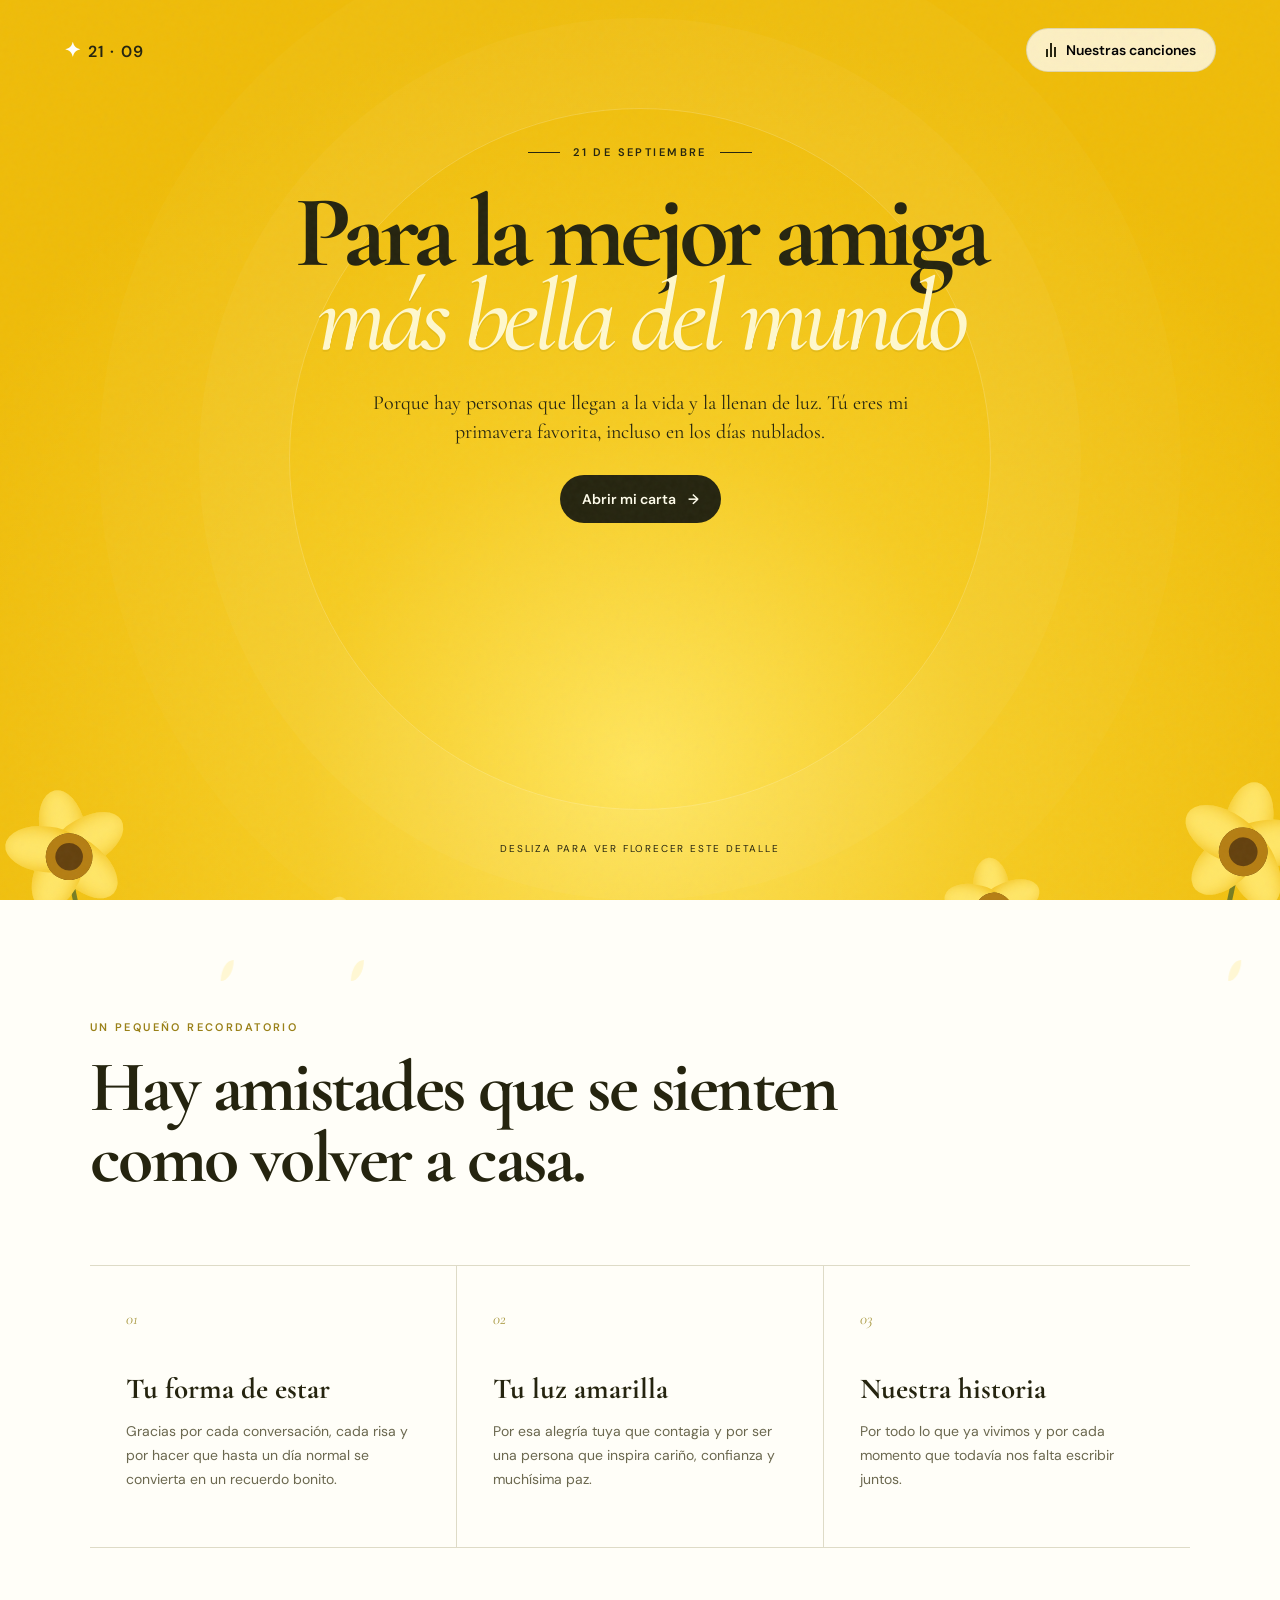
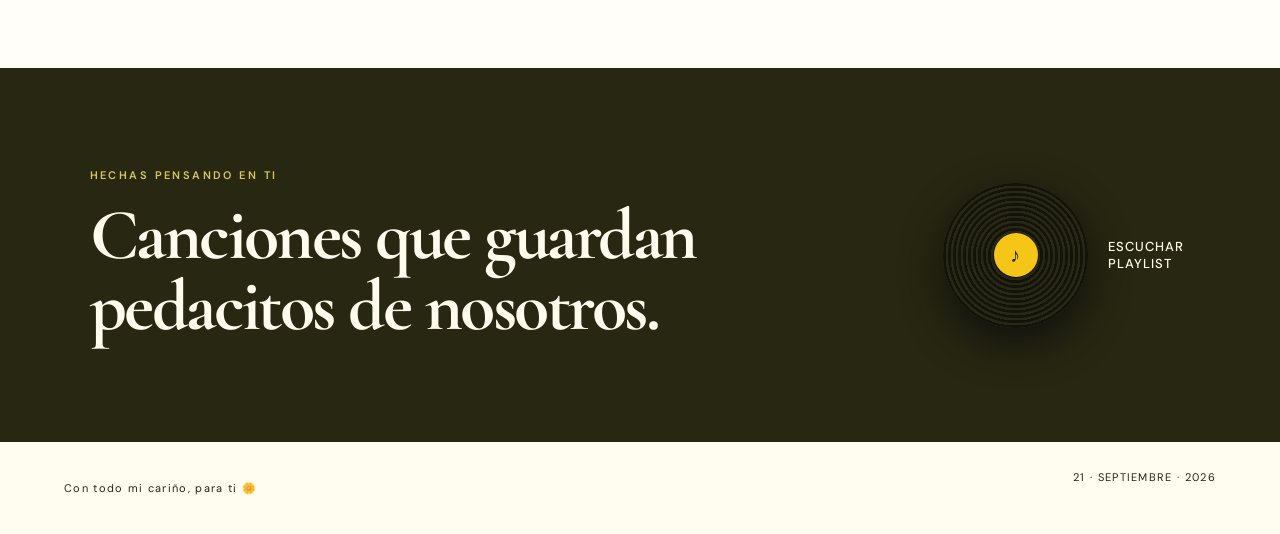
<file: index.html>
<!doctype html>
<html lang="es">
<head>
  <meta charset="UTF-8" />
  <meta name="viewport" content="width=device-width, initial-scale=1.0" />
  <meta name="theme-color" content="#f6c90e" />
  <meta name="description" content="Flores amarillas y canciones para la mejor amiga más bella del mundo." />
  <title>Flores para la mejor amiga más bella del mundo</title>
  <link rel="preconnect" href="https://fonts.googleapis.com">
  <link rel="preconnect" href="https://fonts.gstatic.com" crossorigin>
  <link href="https://fonts.googleapis.com/css2?family=Cormorant+Garamond:ital,wght@0,500;0,600;1,600&family=DM+Sans:wght@400;500;600&display=swap" rel="stylesheet">
  <link rel="stylesheet" href="styles.css" />
  <link rel="stylesheet" href="fix.css" />
</head>
<body>
  <div class="grain"></div>
  <div class="petals" id="petals" aria-hidden="true"></div>
  <header class="nav">
    <a class="brand" href="#inicio" aria-label="Inicio"><span>✦</span> 21 · 09</a>
    <button class="music-pill" id="openMusic" type="button"><span class="bars"><i></i><i></i><i></i></span> Nuestras canciones</button>
  </header>

  <main id="inicio">
    <section class="hero">
      <div class="eyebrow"><span></span> 21 de septiembre <span></span></div>
      <h1>Para la mejor amiga<br><em>más bella del mundo</em></h1>
      <p class="intro">Porque hay personas que llegan a la vida y la llenan de luz. Tú eres mi primavera favorita, incluso en los días nublados.</p>
      <a class="letter-btn" id="openLetter" href="carta.html">Abrir mi carta <span>→</span></a>
      <p class="hint">Desliza para ver florecer este detalle</p>
      <div class="garden" aria-hidden="true">
        <div class="flower f1"><b></b><b></b><b></b><b></b><b></b><i></i></div>
        <div class="flower f2"><b></b><b></b><b></b><b></b><b></b><i></i></div>
        <div class="flower f3"><b></b><b></b><b></b><b></b><b></b><i></i></div>
        <div class="flower f4"><b></b><b></b><b></b><b></b><b></b><i></i></div>
        <div class="flower f5"><b></b><b></b><b></b><b></b><b></b><i></i></div>
      </div>
    </section>

    <section class="reasons">
      <p class="section-kicker">Un pequeño recordatorio</p>
      <h2>Hay amistades que se sienten<br>como volver a casa.</h2>
      <div class="reason-grid">
        <article><span>01</span><h3>Tu forma de estar</h3><p>Gracias por cada conversación, cada risa y por hacer que hasta un día normal se convierta en un recuerdo bonito.</p></article>
        <article><span>02</span><h3>Tu luz amarilla</h3><p>Por esa alegría tuya que contagia y por ser una persona que inspira cariño, confianza y muchísima paz.</p></article>
        <article><span>03</span><h3>Nuestra historia</h3><p>Por todo lo que ya vivimos y por cada momento que todavía nos falta escribir juntos.</p></article>
      </div>
    </section>

    <section class="music-teaser">
      <div>
        <p class="section-kicker">Hechas pensando en ti</p>
        <h2>Canciones que guardan<br>pedacitos de nosotros.</h2>
      </div>
      <button class="vinyl-button" id="openMusic2" type="button" aria-label="Abrir canciones">
        <span class="vinyl"><i>♪</i></span><span>Escuchar<br>playlist</span>
      </button>
    </section>

    <footer><p>Con todo mi cariño, para ti 🌼</p><span>21 · SEPTIEMBRE · 2026</span></footer>
  </main>

  <dialog class="letter-modal" id="letterModal">
    <button class="close" data-close="letterModal" aria-label="Cerrar">×</button>
    <div class="wax">🌼</div>
    <p class="section-kicker">Una carta para ti</p>
    <h2>Mi persona favorita,</h2>
    <p>No quería que este 21 de septiembre fuera uno más. Quería regalarte algo que pudiera recordarte, aunque fuera por unos minutos, lo especial que eres para mí.</p>
    <p>Gracias por ser esa amistad que se siente sincera, bonita y difícil de explicar con pocas palabras. Espero que estas flores amarillas te recuerden que siempre mereces cosas bonitas, días llenos de luz y razones para sonreír.</p>
    <p>Y si alguna vez olvidas lo mucho que vales, vuelve aquí. Esta página siempre va a estar floreciendo para ti.</p>
    <p class="signature">Con cariño,<br><strong>tu mejor amigo.</strong></p>
  </dialog>

  <aside class="music-drawer" id="musicDrawer" aria-hidden="true">
    <div class="drawer-head"><div><p class="section-kicker">Nuestra banda sonora</p><h2>Canciones para ti</h2></div><button class="close" id="closeMusic" aria-label="Cerrar">×</button></div>
    <p class="drawer-intro">Cada canción nació de un recuerdo, una emoción o algo que quizá no siempre sé decir en voz alta.</p>
    <div class="song-list" id="songList"></div>
    <div class="player" id="player">
      <img id="playerCover" alt="Portada de la canción" />
      <div class="player-meta"><strong id="playerTitle">Elige una canción</strong><span id="playerArtist">Hecha para ti</span><div class="progress"><i id="progressBar"></i></div></div>
      <button id="playPause" aria-label="Reproducir o pausar">▶</button>
      <audio id="audio" preload="metadata" playsinline></audio>
    </div>
  </aside>
  <div class="backdrop" id="backdrop"></div>
  <script src="script.js"></script>
</body>
</html>
</file>
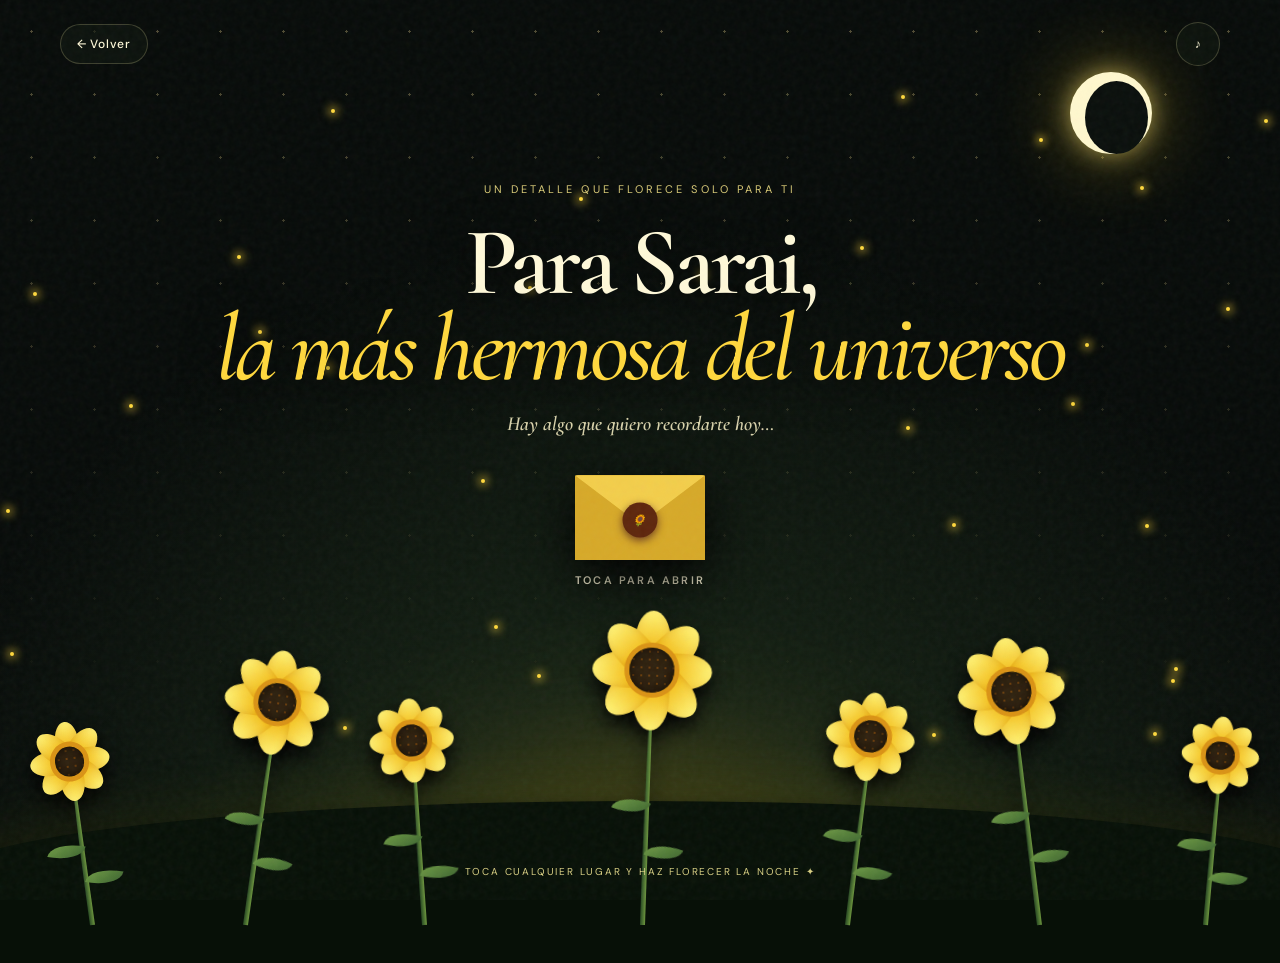
<file: carta.html>
<!doctype html>
<html lang="es">
<head>
  <meta charset="UTF-8">
  <meta name="viewport" content="width=device-width,initial-scale=1,viewport-fit=cover">
  <meta name="theme-color" content="#080b09">
  <title>Un jardín para Sarai 🌻</title>
  <link rel="preconnect" href="https://fonts.googleapis.com">
  <link rel="preconnect" href="https://fonts.gstatic.com" crossorigin>
  <link href="https://fonts.googleapis.com/css2?family=Cormorant+Garamond:ital,wght@0,500;0,600;1,600&family=DM+Sans:wght@400;500;600&display=swap" rel="stylesheet">
  <style>
    :root{--gold:#ffd83d;--amber:#ffad0a;--cream:#fff9d9;--green:#567b35;--deep:#070a08}*{box-sizing:border-box}html,body{margin:0;min-height:100%;background:var(--deep);color:var(--cream);font-family:'DM Sans',sans-serif}body{overflow:hidden}.noise{position:fixed;inset:0;z-index:50;pointer-events:none;opacity:.045;background-image:url("data:image/svg+xml,%3Csvg viewBox='0 0 180 180' xmlns='http://www.w3.org/2000/svg'%3E%3Cfilter id='n'%3E%3CfeTurbulence type='fractalNoise' baseFrequency='.8' numOctaves='3' stitchTiles='stitch'/%3E%3C/filter%3E%3Crect width='100%25' height='100%25' filter='url(%23n)'/%3E%3C/svg%3E")}.sky{position:fixed;inset:0;background:radial-gradient(circle at 50% 110%,#3b3b0e 0,#142013 25%,#070b09 65%);overflow:hidden}.sky:before{content:'';position:absolute;width:80vmax;height:80vmax;left:50%;bottom:-67vmax;translate:-50% 0;border-radius:50%;background:#ffd83d;filter:blur(70px);opacity:.12;animation:glow 5s ease-in-out infinite}.stars{position:absolute;inset:0;background-image:radial-gradient(circle,#ffe99a 1px,transparent 1.4px);background-size:63px 63px;opacity:.3;mask-image:linear-gradient(#000,transparent 82%)}.moon{position:absolute;top:8vh;right:10vw;width:82px;height:82px;border-radius:50%;background:#fff8ce;box-shadow:0 0 25px #ffe76f99,0 0 80px #ffcf2866}.moon:after{content:'';position:absolute;inset:9px 4px 0 15px;border-radius:50%;background:#0a0f0c}.fireflies{position:absolute;inset:0}.firefly{position:absolute;width:4px;height:4px;border-radius:50%;background:var(--gold);box-shadow:0 0 9px 3px #ffd83d88;animation:fly var(--d) ease-in-out infinite alternate;left:var(--x);top:var(--y);animation-delay:var(--delay)}@keyframes fly{to{translate:var(--dx) var(--dy);opacity:.15}}@keyframes glow{50%{opacity:.22;scale:1.08}}
    .topbar{position:fixed;z-index:20;left:0;top:0;width:100%;padding:22px clamp(18px,5vw,60px);display:flex;justify-content:space-between;align-items:center;opacity:0;animation:appear .8s 3.2s forwards}.back,.sound{border:1px solid #fff3ad33;background:#101710aa;color:#fff9d9;border-radius:999px;padding:11px 16px;text-decoration:none;font:500 12px 'DM Sans';letter-spacing:.06em;backdrop-filter:blur(10px);cursor:pointer}.sound{width:44px;height:44px;padding:0}.sound.playing{color:#171204;background:var(--gold);box-shadow:0 0 25px #ffd83d66}.scene{position:relative;z-index:5;width:100%;height:100svh;display:grid;place-items:center;padding:80px 20px 210px}.intro{text-align:center;transition:opacity .8s,transform .8s}.intro.hide{opacity:0;transform:translateY(-25px);pointer-events:none}.intro small{display:block;text-transform:uppercase;letter-spacing:.28em;color:#dacb77;font-size:11px;margin-bottom:24px}.intro h1{font:600 clamp(46px,8vw,96px)/.9 'Cormorant Garamond';letter-spacing:-.045em;margin:0;text-shadow:0 8px 40px #000}.intro h1 em{display:block;color:var(--gold);font-weight:500}.intro p{font:italic 600 20px 'Cormorant Garamond';color:#d8d2ab}.open-envelope{border:0;background:transparent;color:inherit;cursor:pointer;margin-top:18px;display:inline-flex;flex-direction:column;align-items:center;gap:13px;font:600 11px 'DM Sans';letter-spacing:.2em;text-transform:uppercase}.envelope{width:130px;height:85px;background:#e3ba36;position:relative;border-radius:3px;box-shadow:0 17px 50px #000;transition:.45s cubic-bezier(.2,.8,.2,1)}.envelope:before,.envelope:after{content:'';position:absolute;inset:0}.envelope:before{clip-path:polygon(0 0,50% 58%,100% 0);background:#f3ce4b;transform-origin:top;transition:.6s}.envelope:after{clip-path:polygon(0 100%,0 0,50% 58%,100% 0,100% 100%);background:#d7a928}.seal{position:absolute;z-index:2;left:50%;top:52%;translate:-50% -50%;width:35px;height:35px;border-radius:50%;display:grid;place-items:center;background:#5e260d;color:#ffc928;box-shadow:0 3px 8px #6d3d20}.open-envelope:hover .envelope{transform:translateY(-7px) rotate(-1deg);box-shadow:0 25px 60px #000}.open-envelope:hover .envelope:before{transform:rotateX(35deg)}
    .letter{position:absolute;width:min(690px,calc(100vw - 32px));max-height:calc(100svh - 155px);overflow:auto;top:50%;left:50%;translate:-50% -47%;padding:clamp(34px,6vw,70px);background:linear-gradient(145deg,#fffef0,#f6edc7);color:#292814;box-shadow:0 30px 100px #000c;opacity:0;scale:.85;pointer-events:none;transform:rotateX(10deg);transition:1s cubic-bezier(.2,.85,.2,1);scrollbar-width:thin;scrollbar-color:#b8982c transparent}.letter.show{opacity:1;scale:1;transform:none;pointer-events:auto}.letter:before{content:'';position:absolute;inset:14px;border:1px solid #caae5538;pointer-events:none}.letter .date{text-transform:uppercase;letter-spacing:.22em;font-size:10px;color:#9d801f}.letter h2{font:600 clamp(40px,7vw,68px)/.9 'Cormorant Garamond';margin:18px 0 25px;letter-spacing:-.035em}.letter p{font:500 clamp(18px,2.3vw,21px)/1.6 'Cormorant Garamond';margin:0 0 18px}.letter p.reveal{opacity:0;transform:translateY(15px)}.letter.show p.reveal{animation:linein .8s forwards;animation-delay:var(--delay)}.signature{font-style:italic;font-size:24px!important;margin-top:28px!important}.signature strong{color:#a57a00}.tiny-flower{position:absolute;right:28px;top:26px;font-size:34px;filter:drop-shadow(0 3px 5px #8b650055)}@keyframes linein{to{opacity:1;transform:none}}
    .garden{position:absolute;z-index:7;left:0;right:0;bottom:0;height:33vh;min-height:215px;pointer-events:none;filter:drop-shadow(0 10px 10px #000)}.stem{position:absolute;bottom:-25px;left:var(--left);width:5px;height:var(--height);border-radius:100% 0 0;background:linear-gradient(90deg,#294a24,#6d963e);transform-origin:bottom;transform:rotate(var(--rotate)) scaleY(0);animation:growStem 1.5s var(--delay) cubic-bezier(.2,.75,.3,1) forwards}.stem:before,.stem:after{content:'';position:absolute;width:36px;height:17px;background:linear-gradient(135deg,#77a448,#345b2c);border-radius:100% 0 100% 0;top:52%;left:-32px;transform:rotate(18deg) scale(0);transform-origin:right;animation:leaf .7s calc(var(--delay) + .8s) forwards}.stem:after{top:70%;left:2px;transform:scaleX(-1) rotate(18deg) scale(0)}.bloom{position:absolute;width:var(--size);height:var(--size);left:50%;top:0;translate:-50% -50%;scale:0;animation:bloom 1.2s calc(var(--delay) + 1s) cubic-bezier(.1,.8,.25,1.25) forwards}.petal{position:absolute;width:34%;height:57%;left:33%;top:-7%;border-radius:60% 60% 45% 45%;background:linear-gradient(#fff477,#f2b811 70%,#cf8310);transform-origin:50% 100%;transform:rotate(calc(var(--i)*45deg));box-shadow:inset 0 -5px 8px #bd6b0755}.center{position:absolute;width:42%;height:42%;left:29%;top:29%;border-radius:50%;background:radial-gradient(circle,#d2961b 0 9%,#6d3f0d 12% 20%,#2f210f 23%);background-size:8px 8px;box-shadow:inset 0 0 12px #120b04,0 0 0 5px #da9315}.stem:nth-child(even) .bloom{animation-name:bloom,sway;animation-duration:1.2s,5s;animation-delay:calc(var(--delay) + 1s),calc(var(--delay) + 2.2s);animation-iteration-count:1,infinite}.ground{position:absolute;bottom:-7vh;left:-5%;width:110%;height:18vh;border-radius:50% 50% 0 0;background:#071007;box-shadow:0 -15px 50px #4c551231}@keyframes growStem{to{transform:rotate(var(--rotate)) scaleY(1)}}@keyframes bloom{to{scale:1}}@keyframes leaf{to{transform:rotate(18deg) scale(1)}}@keyframes sway{50%{rotate:5deg;translate:-48% -50%}}@keyframes appear{to{opacity:1}}
    .hint{position:fixed;z-index:12;bottom:22px;left:50%;translate:-50%;white-space:nowrap;text-transform:uppercase;letter-spacing:.18em;font-size:10px;color:#d8cf83;opacity:0;animation:appear 1s 4s forwards}.burst{position:fixed;z-index:40;pointer-events:none;width:8px;height:8px;border-radius:50%;background:var(--gold);left:var(--x);top:var(--y);box-shadow:0 0 12px var(--gold);animation:burst 1.4s ease-out forwards}@keyframes burst{to{translate:var(--dx) var(--dy);scale:0;opacity:0}}
    @media(max-width:600px){.scene{padding-bottom:180px}.moon{width:58px;height:58px;right:7vw}.intro h1{font-size:54px}.letter{padding:46px 30px;max-height:calc(100svh - 140px)}.letter h2{font-size:43px}.letter p{font-size:18px}.garden{height:25vh}.stem:nth-child(2n){display:none}.hint{bottom:12px}.topbar{padding:15px}}
    /* Ritmo pausado para que cada parte de la sorpresa pueda apreciarse. */
    .intro{transition-duration:1.25s}
    .letter{transition-duration:1.65s}
    .letter.show p.reveal{animation-duration:1.25s}
    .stem{animation-duration:2.8s}
    .bloom{animation-duration:2.1s}
    .stem:nth-child(even) .bloom{animation-duration:2.1s,7s}
    .burst{animation-duration:2s}
    @media(prefers-reduced-motion:reduce){*,*:before,*:after{animation-duration:.01ms!important;animation-delay:0ms!important;transition-duration:.01ms!important}}
  </style>
</head>
<body>
  <div class="noise"></div>
  <div class="sky"><div class="stars"></div><div class="moon"></div><div class="fireflies" id="fireflies"></div></div>
  <nav class="topbar"><a class="back" href="index.html">← Volver</a><button class="sound" id="sound" aria-label="Reproducir música">♪</button></nav>
  <main class="scene">
    <section class="intro" id="intro">
      <small>Un detalle que florece solo para ti</small>
      <h1>Para Sarai,<em>la más hermosa del universo</em></h1>
      <p>Hay algo que quiero recordarte hoy…</p>
      <button class="open-envelope" id="openEnvelope"><span class="envelope"><i class="seal">🌻</i></span><span>Toca para abrir</span></button>
    </section>
    <article class="letter" id="letter">
      <span class="tiny-flower">🌻</span><span class="date">21 de septiembre · para siempre</span>
      <h2>Mi querida Sarai,</h2>
      <p class="reveal" style="--delay:.9s">Hoy no quería regalarte solamente flores amarillas. Quería regalarte un lugar al que pudieras volver cada vez que necesitaras recordar lo especial que eres.</p>
      <p class="reveal" style="--delay:1.9s">Desde que la vida volvió a cruzar nuestros caminos, cada conversación, cada risa y cada momento contigo se convirtió en una parte bonita de mi historia.</p>
      <p class="reveal" style="--delay:2.9s">Estas flores representan toda la luz que llevas contigo: esa forma tuya de alegrar un día normal, de escuchar, de estar y de hacerme sentir afortunado por poder llamarte mi mejor amiga.</p>
      <p class="reveal" style="--delay:3.9s">Deseo que nunca dudes de lo maravillosa que eres. Mereces un jardín entero de cosas bonitas, sueños cumplidos y sonrisas sinceras.</p>
      <p class="reveal signature" style="--delay:4.9s">Para la mejor amiga más bella del mundo.<br><strong>Con todo mi cariño, Jesús.</strong></p>
    </article>
  </main>
  <div class="garden" id="garden"><div class="ground"></div></div>
  <div class="hint" id="hint">Toca cualquier lugar y haz florecer la noche ✦</div>
  <audio id="song" loop preload="none"><source src="https://github.com/YisusCraiz/21-Septiembre-bbfo/blob/04386505ca852b760e9faff7a5df9cb9d12b7798/Morat%2C%20Juanes%20-%20Besos%20en%20Guerra%20%5BLetra%5D..mp3" type="audio/mpeg"></audio>
  <script>
    const garden=document.querySelector('#garden'),audio=document.querySelector('#song'),sound=document.querySelector('#sound');
    const petals=()=>Array.from({length:8},(_,i)=>`<i class="petal" style="--i:${i}"></i>`).join('');
    [
      ['7%',165,'-8deg','70px','.3s'],['19%',225,'8deg','92px','1s'],['33%',185,'-4deg','74px','.65s'],['50%',255,'2deg','105px','.1s'],['66%',190,'7deg','78px','.75s'],['81%',235,'-7deg','94px','1.15s'],['94%',170,'5deg','68px','.45s']
    ].forEach(([left,height,rotate,size,delay])=>garden.insertAdjacentHTML('beforeend',`<div class="stem" style="--left:${left};--height:${height}px;--rotate:${rotate};--size:${size};--delay:${delay}"><div class="bloom">${petals()}<i class="center"></i></div></div>`));
    for(let i=0;i<34;i++){const f=document.createElement('i');f.className='firefly';f.style.cssText=`--x:${Math.random()*100}%;--y:${10+Math.random()*72}%;--dx:${Math.random()*120-60}px;--dy:${Math.random()*100-50}px;--d:${2.5+Math.random()*4}s;--delay:${-Math.random()*5}s`;document.querySelector('#fireflies').append(f)}
    function toggleSound(){if(audio.paused){audio.play().then(()=>sound.classList.add('playing')).catch(()=>{});sound.textContent='Ⅱ'}else{audio.pause();sound.classList.remove('playing');sound.textContent='♪'}}
    sound.onclick=toggleSound;
    document.querySelector('#openEnvelope').onclick=()=>{document.querySelector('#intro').classList.add('hide');setTimeout(()=>document.querySelector('#letter').classList.add('show'),1050);if(audio.paused)toggleSound();celebrate(innerWidth/2,innerHeight/2)};
    function celebrate(x,y){for(let i=0;i<28;i++){const s=document.createElement('i');s.className='burst';const a=Math.random()*Math.PI*2,d=60+Math.random()*190;s.style.cssText=`--x:${x}px;--y:${y}px;--dx:${Math.cos(a)*d}px;--dy:${Math.sin(a)*d}px`;document.body.append(s);setTimeout(()=>s.remove(),1500)}}
    document.addEventListener('pointerdown',e=>{if(!e.target.closest('button,a')&&document.querySelector('#letter').classList.contains('show'))celebrate(e.clientX,e.clientY)});
  </script>
</body>
</html>
</file>
<file: styles.css>
:root{--yellow:#f5c518;--sun:#ffd93d;--ink:#25240f;--cream:#fffdf0;--olive:#777131;--white:#fffef8}*{box-sizing:border-box}html{scroll-behavior:smooth}body{margin:0;background:var(--cream);color:var(--ink);font-family:'DM Sans',sans-serif;overflow-x:hidden}.grain{position:fixed;inset:0;pointer-events:none;opacity:.045;z-index:20;background-image:url("data:image/svg+xml,%3Csvg viewBox='0 0 180 180' xmlns='http://www.w3.org/2000/svg'%3E%3Cfilter id='n'%3E%3CfeTurbulence type='fractalNoise' baseFrequency='.9' numOctaves='4' stitchTiles='stitch'/%3E%3C/filter%3E%3Crect width='100%25' height='100%25' filter='url(%23n)' opacity='.8'/%3E%3C/svg%3E")}.nav{position:absolute;z-index:10;top:0;left:0;width:100%;display:flex;justify-content:space-between;align-items:center;padding:28px 5vw}.brand{color:var(--ink);text-decoration:none;font-weight:600;letter-spacing:.08em}.brand span{color:#fff;font-size:20px}.music-pill,.letter-btn{border:0;cursor:pointer;font:600 14px 'DM Sans';transition:.25s}.music-pill{background:rgba(255,254,248,.78);border:1px solid rgba(37,36,15,.12);padding:12px 19px;border-radius:99px;display:flex;gap:10px;align-items:center;backdrop-filter:blur(10px)}.bars{display:flex;gap:2px;align-items:end;height:14px}.bars i{width:2px;background:var(--ink);animation:eq 1s ease-in-out infinite}.bars i:nth-child(1){height:8px}.bars i:nth-child(2){height:14px;animation-delay:.2s}.bars i:nth-child(3){height:10px;animation-delay:.4s}@keyframes eq{50%{height:4px}}.hero{min-height:100svh;background:radial-gradient(circle at 50% 85%,#ffe55d 0,#f6cc22 34%,#efbc09 76%);display:flex;flex-direction:column;align-items:center;text-align:center;padding:145px 20px 220px;position:relative;overflow:hidden}.hero:before{content:'';position:absolute;width:700px;height:700px;border:1px solid rgba(255,255,255,.2);border-radius:50%;top:12%;box-shadow:0 0 0 90px rgba(255,255,255,.035),0 0 0 190px rgba(255,255,255,.025)}.eyebrow,.section-kicker{text-transform:uppercase;letter-spacing:.22em;font-size:11px;font-weight:600}.eyebrow{display:flex;align-items:center;gap:13px}.eyebrow span{display:block;width:32px;height:1px;background:var(--ink)}h1,h2,h3{font-family:'Cormorant Garamond',serif;margin:0}.hero h1{font-size:clamp(48px,8vw,103px);line-height:.82;letter-spacing:-.055em;margin:32px 0 30px;position:relative}.hero h1 em{font-weight:500;color:#fff8cd;text-shadow:0 2px 0 rgba(80,61,0,.08)}.intro{font-family:'Cormorant Garamond',serif;font-size:20px;line-height:1.45;max-width:590px;margin:0 auto 28px}.letter-btn{background:var(--ink);color:#fffdeb;border-radius:99px;padding:15px 22px}.letter-btn span{padding-left:12px}.letter-btn:hover{transform:translateY(-3px);box-shadow:0 9px 30px #ad8200}.hint{font-size:10px;letter-spacing:.18em;text-transform:uppercase;position:absolute;bottom:35px;z-index:4}.garden{position:absolute;inset:auto 0 0;height:270px}.flower{position:absolute;width:120px;height:120px;transform:scale(var(--s)) rotate(var(--r));animation:sway 5s ease-in-out infinite;transform-origin:50% 160%}.flower:after{content:'';position:absolute;left:58px;top:65px;width:4px;height:230px;background:#777d22;z-index:-1}.flower b{position:absolute;left:43px;top:8px;width:38px;height:65px;border-radius:50% 50% 45% 45%;background:#ffe667;transform-origin:19px 52px;box-shadow:inset 0 -8px 14px #efb808}.flower b:nth-child(2){transform:rotate(72deg)}.flower b:nth-child(3){transform:rotate(144deg)}.flower b:nth-child(4){transform:rotate(216deg)}.flower b:nth-child(5){transform:rotate(288deg)}.flower i{position:absolute;width:39px;height:39px;border-radius:50%;background:#64410e;left:43px;top:45px;box-shadow:inset 0 0 0 8px #b57e13}.f1{left:3%;bottom:-35px;--s:1.2;--r:-12deg}.f2{left:20%;bottom:-70px;--s:.8;--r:9deg;animation-delay:-1s}.f3{right:17%;bottom:-60px;--s:.95;--r:-5deg;animation-delay:-2s}.f4{right:1%;bottom:-35px;--s:1.25;--r:12deg;animation-delay:-3s}.f5{left:47%;bottom:-100px;--s:.65;--r:4deg}@keyframes sway{50%{translate:8px 3px;rotate:3deg}}.reasons{padding:120px 7vw;background:var(--white)}.section-kicker{color:#9a8119;margin:0 0 18px}.reasons>h2,.music-teaser h2{font-size:clamp(40px,6vw,72px);line-height:.98;letter-spacing:-.035em}.reason-grid{display:grid;grid-template-columns:repeat(3,1fr);gap:1px;background:#dedbc7;margin-top:72px;border-top:1px solid #dedbc7;border-bottom:1px solid #dedbc7}.reason-grid article{background:var(--white);padding:42px 36px;min-height:260px}.reason-grid span{font-family:'Cormorant Garamond';font-style:italic;color:#a99942}.reason-grid h3{font-size:29px;margin:42px 0 12px}.reason-grid p{color:#6b684f;font-size:14px;line-height:1.7}.music-teaser{padding:100px 7vw;background:#282711;color:#fffced;display:flex;justify-content:space-between;align-items:center}.music-teaser .section-kicker{color:#d9c85c}.vinyl-button{border:0;background:transparent;color:#fffced;display:flex;align-items:center;gap:20px;text-align:left;cursor:pointer;font:500 13px 'DM Sans';letter-spacing:.08em;text-transform:uppercase}.vinyl{width:145px;height:145px;border-radius:50%;background:repeating-radial-gradient(circle,#14130a 0 2px,#292716 3px 5px);display:grid;place-items:center;box-shadow:0 15px 40px #111}.vinyl i{width:44px;height:44px;border-radius:50%;background:var(--yellow);color:var(--ink);display:grid;place-items:center;font-style:normal;font-size:20px}.vinyl-button:hover .vinyl{animation:spin 3s linear infinite}@keyframes spin{to{transform:rotate(360deg)}}footer{padding:28px 5vw;display:flex;justify-content:space-between;font-size:11px;letter-spacing:.12em}.letter-modal{width:min(650px,90vw);border:0;border-radius:3px;padding:64px clamp(30px,6vw,72px);background:#fffefa;color:var(--ink);box-shadow:0 30px 100px #251d05aa}.letter-modal::backdrop{background:#312706aa;backdrop-filter:blur(8px)}.letter-modal h2{font-size:48px;margin-bottom:26px}.letter-modal>p:not(.section-kicker,.signature){font-family:'Cormorant Garamond';font-size:20px;line-height:1.55}.signature{font-family:'Cormorant Garamond';font-style:italic;font-size:20px;margin-top:30px}.wax{font-size:42px;position:absolute;top:-23px;left:50%;transform:translateX(-50%);filter:drop-shadow(0 4px 6px #ab7900)}.close{border:0;background:transparent;font-size:33px;cursor:pointer;color:inherit}.letter-modal>.close{position:absolute;right:18px;top:12px}.music-drawer{position:fixed;z-index:31;top:0;right:0;width:min(580px,100%);height:100%;background:#fffdf3;padding:32px clamp(22px,5vw,48px) 125px;transform:translateX(105%);transition:transform .55s cubic-bezier(.22,.9,.25,1);overflow:auto}.music-drawer.open{transform:none}.drawer-head{display:flex;justify-content:space-between;align-items:start}.drawer-head h2{font-size:48px}.drawer-intro{color:#6d6848;line-height:1.6;font-size:14px}.song-list{margin-top:35px}.song{display:grid;grid-template-columns:72px 1fr auto;gap:17px;align-items:center;padding:15px 0;border-top:1px solid #ded9bd;cursor:pointer}.song:last-child{border-bottom:1px solid #ded9bd}.song-cover{width:72px;height:72px;border-radius:3px;object-fit:cover}.song h3{font-size:22px}.song p{margin:6px 0 0;color:#777258;font-size:12px;line-height:1.4}.song>span{font-size:21px}.song.active h3{color:#b58b00}.player{position:fixed;bottom:0;right:0;width:min(580px,100%);height:96px;background:#24230f;color:#fff;padding:14px 28px;display:grid;grid-template-columns:64px 1fr 46px;gap:15px;align-items:center;transform:translateY(110%);transition:.4s}.music-drawer.open .player{transform:none}.player img{width:64px;height:64px;object-fit:cover;border-radius:2px;background:#e9d85a}.player-meta{display:flex;flex-direction:column;gap:4px}.player-meta span{font-size:11px;color:#c8c3a0}.progress{height:2px;background:#5a573f;margin-top:7px}.progress i{height:100%;display:block;background:var(--yellow);width:0}.player button{width:42px;height:42px;border:0;border-radius:50%;background:var(--yellow);color:#22200e;cursor:pointer}.backdrop{position:fixed;inset:0;background:#171500aa;z-index:30;opacity:0;visibility:hidden;transition:.4s;backdrop-filter:blur(4px)}.backdrop.show{opacity:1;visibility:visible}.petal{position:fixed;z-index:9;top:-30px;width:13px;height:21px;background:#ffdc42;border-radius:100% 0 100% 0;pointer-events:none;animation:fall linear forwards}@keyframes fall{to{transform:translate(var(--drift),110vh) rotate(720deg);opacity:.2}}@media(max-width:700px){.nav{padding:20px}.music-pill{font-size:0}.music-pill:after{content:'Música';font-size:12px}.hero{padding-top:135px}.hero h1{font-size:52px;line-height:.9}.intro{font-size:18px}.garden{height:190px}.reason-grid{grid-template-columns:1fr;margin-top:45px}.reason-grid article{min-height:auto}.music-teaser{flex-direction:column;align-items:start;gap:45px}.vinyl{width:110px;height:110px}footer{gap:20px;flex-direction:column}.f2,.f3{display:none}.letter-modal{padding-top:55px}.player{padding:12px 18px;grid-template-columns:55px 1fr 42px}.player img{width:55px;height:55px}}
body.leaving main,body.leaving .nav{opacity:0;transform:scale(1.03);filter:blur(10px);transition:.55s ease}body.leaving{background:#171707}
@media(prefers-reduced-motion:reduce){*,*:before,*:after{animation:none!important;scroll-behavior:auto!important}}
</file>
<file: fix.css>
.hero::before,
.garden {
  pointer-events: none;
}

.letter-btn {
  position: relative;
  z-index: 12;
  display: inline-flex;
  align-items: center;
  color: #fffdeb;
  text-decoration: none;
  touch-action: manipulation;
  pointer-events: auto;
}
</file>
